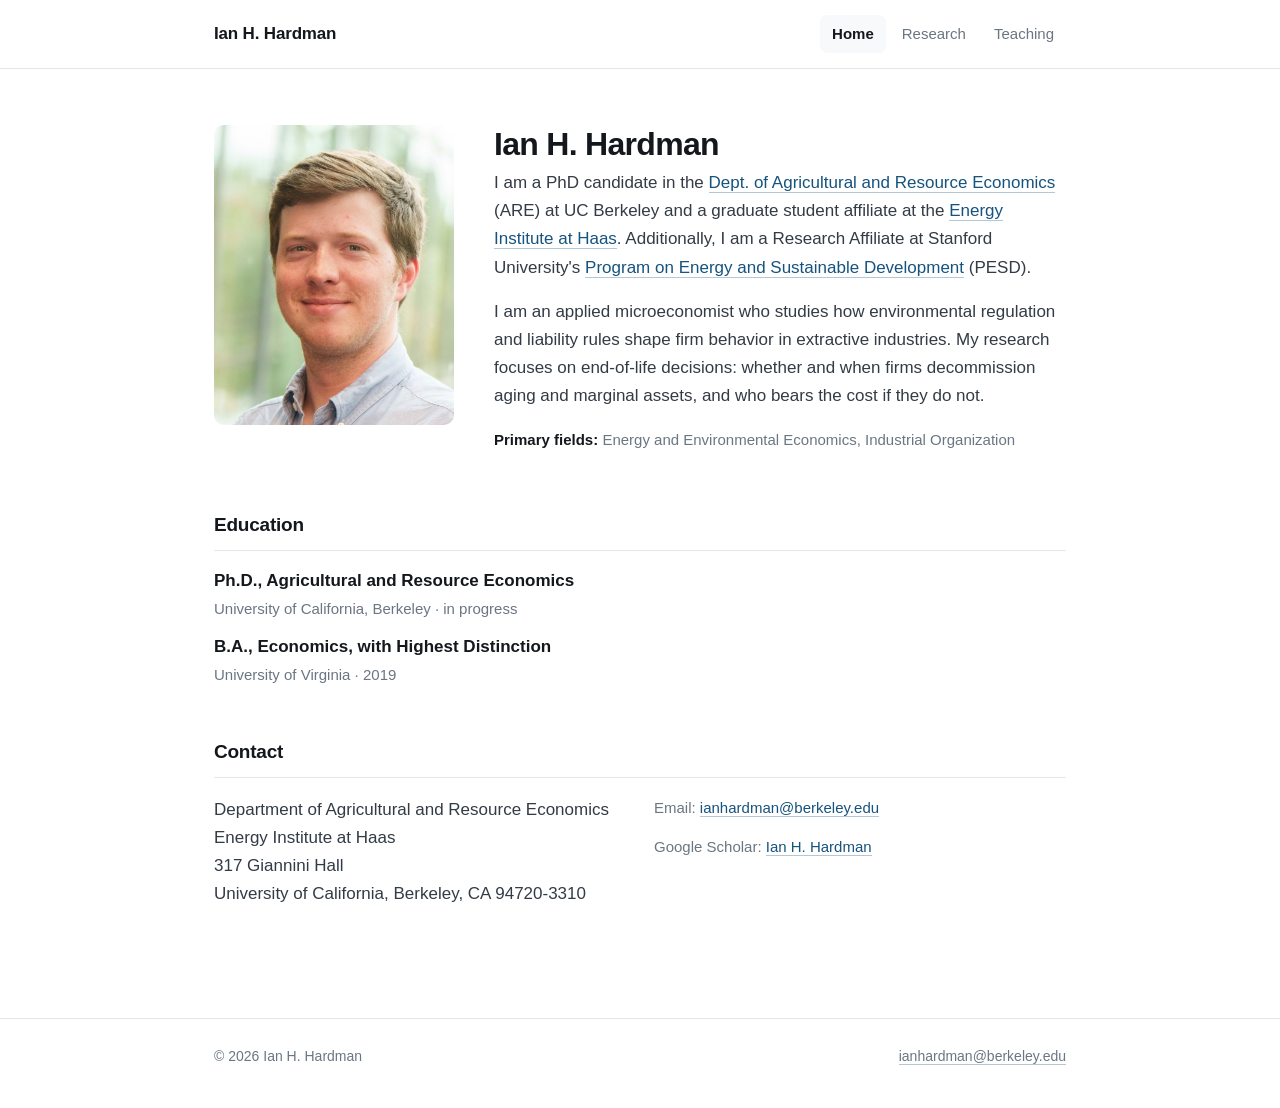
<file: index.html>
<!DOCTYPE html>
<html lang="en">
<head>
<meta charset="utf-8">
<meta name="viewport" content="width=device-width, initial-scale=1">
<title>Ian H. Hardman</title>
<meta name="description" content="Ian H. Hardman is a PhD candidate in Agricultural and Resource Economics at UC Berkeley, working in energy and environmental economics and industrial organization.">
<meta name="author" content="Ian H. Hardman">
<link rel="canonical" href="https://ianhardman.com/">
<meta property="og:type" content="profile">
<meta property="og:title" content="Ian H. Hardman">
<meta property="og:description" content="PhD candidate in Agricultural and Resource Economics at UC Berkeley. Energy and environmental economics, industrial organization.">
<meta property="og:url" content="https://ianhardman.com/">
<link rel="icon" href="favicon.ico" sizes="32x32">
<link rel="icon" href="favicon.svg" type="image/svg+xml">
<link rel="alternate icon" href="favicon.png" sizes="96x96">
<link rel="stylesheet" href="styles.css">
<script type="application/ld+json">
{
  "@context": "https://schema.org",
  "@type": "Person",
  "name": "Ian H. Hardman",
  "url": "https://ianhardman.com/",
  "email": "mailto:ianhardman@berkeley.edu",
  "jobTitle": "PhD Candidate",
  "affiliation": {
    "@type": "CollegeOrUniversity",
    "name": "University of California, Berkeley",
    "department": "Department of Agricultural and Resource Economics"
  },
  "alumniOf": {
    "@type": "CollegeOrUniversity",
    "name": "University of Virginia"
  },
  "knowsAbout": [
    "Energy Economics",
    "Environmental Economics",
    "Industrial Organization"
  ],
  "sameAs": [
    "https://scholar.google.com/citations?user=LIvEJugAAAAJ&hl=en"
  ]
}
</script>
</head>
<body>
<a class="skip-link" href="#main">Skip to content</a>

<header class="site-header">
  <div class="wrap">
    <a class="brand" href="index.html">Ian H. Hardman</a>
    <nav class="site-nav" aria-label="Main">
      <a href="index.html" aria-current="page">Home</a>
      <a href="research.html">Research</a>
      <a href="teaching.html">Teaching</a>
    </nav>
  </div>
</header>

<main id="main">
  <div class="wrap">

    <div class="intro">
      <img class="portrait" src="assets/headshot.jpg" alt="Portrait of Ian H. Hardman">
      <div>
        <h1>Ian H. Hardman</h1>
        <p class="lede">
          I am a PhD candidate in the <a href="https://are.berkeley.edu">Dept. of Agricultural and
          Resource Economics</a> (ARE) at UC&nbsp;Berkeley and a graduate student affiliate at the
          <a href="https://haas.berkeley.edu/energy-institute/">Energy Institute at Haas</a>.
          Additionally, I am a Research Affiliate at Stanford University's
          <a href="https://pesd.fsi.stanford.edu/">Program on Energy and Sustainable
          Development</a> (PESD).
        </p>
        <p>
          I am an applied microeconomist who studies how environmental regulation and liability
          rules shape firm behavior in extractive industries. My research focuses on end-of-life
          decisions: whether and when firms decommission aging and marginal assets, and who bears
          the cost if they do not.
        </p>
        <p class="fields"><strong>Primary fields:</strong> Energy and Environmental Economics,
          Industrial Organization</p>
      </div>
    </div>

    <section aria-labelledby="education">
      <h2 id="education">Education</h2>
      <ul class="stack">
        <li>
          <span class="entry-title">Ph.D., Agricultural and Resource Economics</span>
          <p class="entry-meta">University of California, Berkeley &middot; in progress</p>
        </li>
        <li>
          <span class="entry-title">B.A., Economics, with Highest Distinction</span>
          <p class="entry-meta">University of Virginia &middot; 2019</p>
        </li>
      </ul>
    </section>

    <section aria-labelledby="contact">
      <h2 id="contact">Contact</h2>
      <div class="contact-grid">
        <div>
          <address class="address">
            Department of Agricultural and Resource Economics<br>
            Energy Institute at Haas<br>
            317 Giannini Hall<br>
            University of California, Berkeley, CA 94720-3310
          </address>
        </div>
        <div>
          <ul class="stack">
            <li><p class="entry-meta">Email: <a href="mailto:ianhardman@berkeley.edu">ianhardman@berkeley.edu</a></p></li>
            <li><p class="entry-meta">Google Scholar: <a href="https://scholar.google.com/citations?user=LIvEJugAAAAJ&amp;hl=en">Ian H. Hardman</a></p></li>
          </ul>
        </div>
      </div>
    </section>

  </div>
</main>

<footer class="site-footer">
  <div class="wrap">
    <span>&copy; 2026 Ian H. Hardman</span>
    <span><a href="mailto:ianhardman@berkeley.edu">ianhardman@berkeley.edu</a></span>
  </div>
</footer>

</body>
</html>
</file>
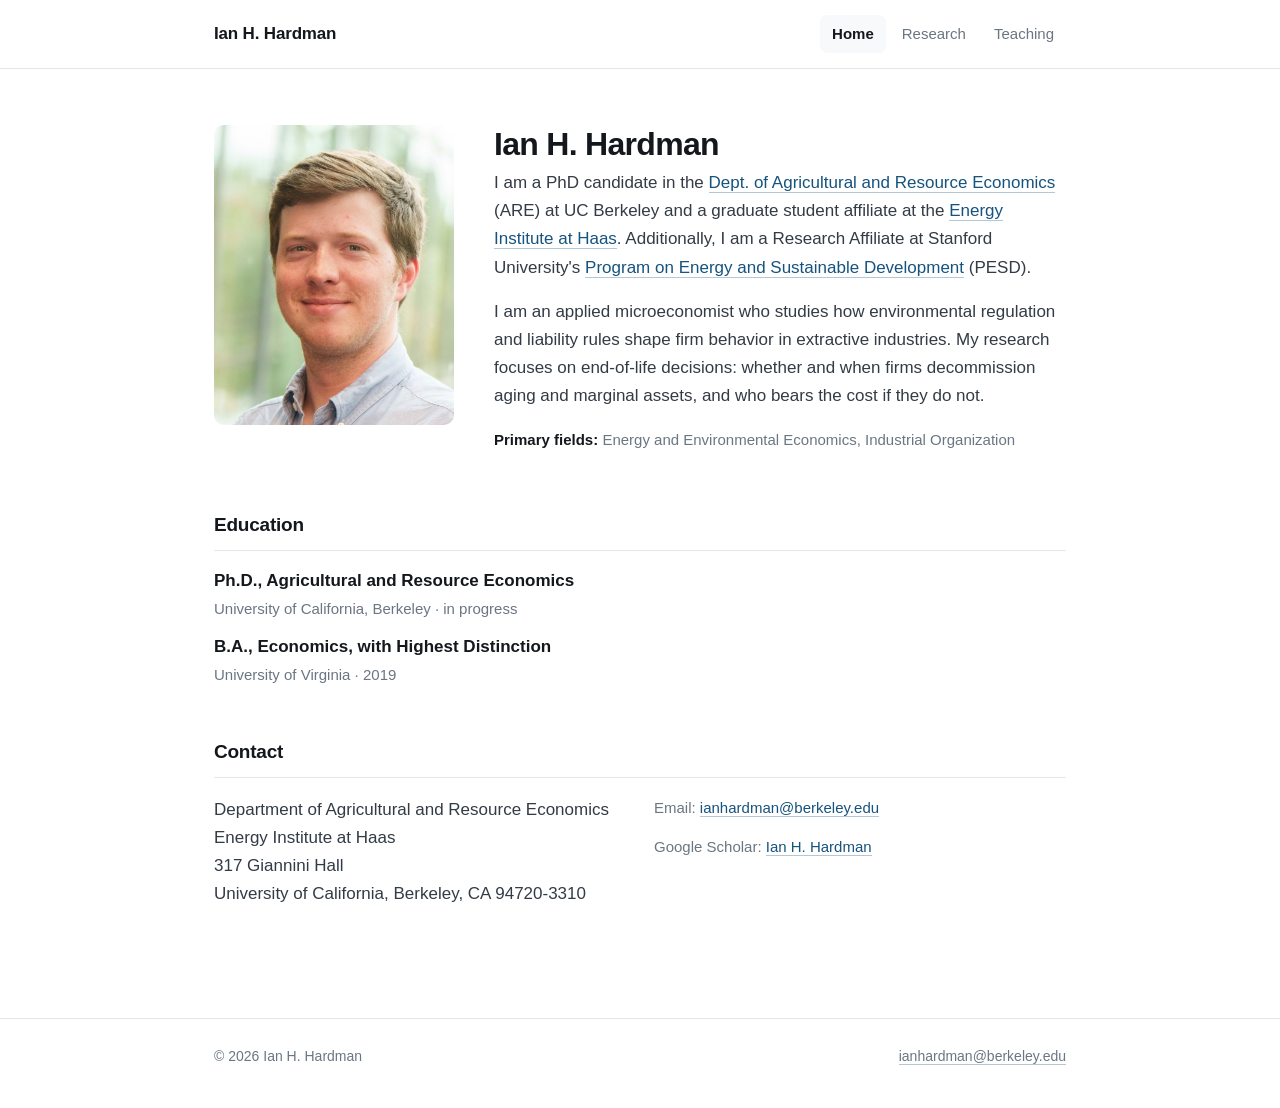
<file: home.html>
<!DOCTYPE html>
<html lang="en">
<head>
<meta charset="utf-8">
<title>Ian H. Hardman</title>
<link rel="canonical" href="https://ianhardman.com/">
<meta name="robots" content="noindex">
<meta http-equiv="refresh" content="0; url=/">
<script>window.location.replace("/");</script>
</head>
<body>
<p>This page has moved to <a href="/">ianhardman.com</a>.</p>
</body>
</html>
</file>
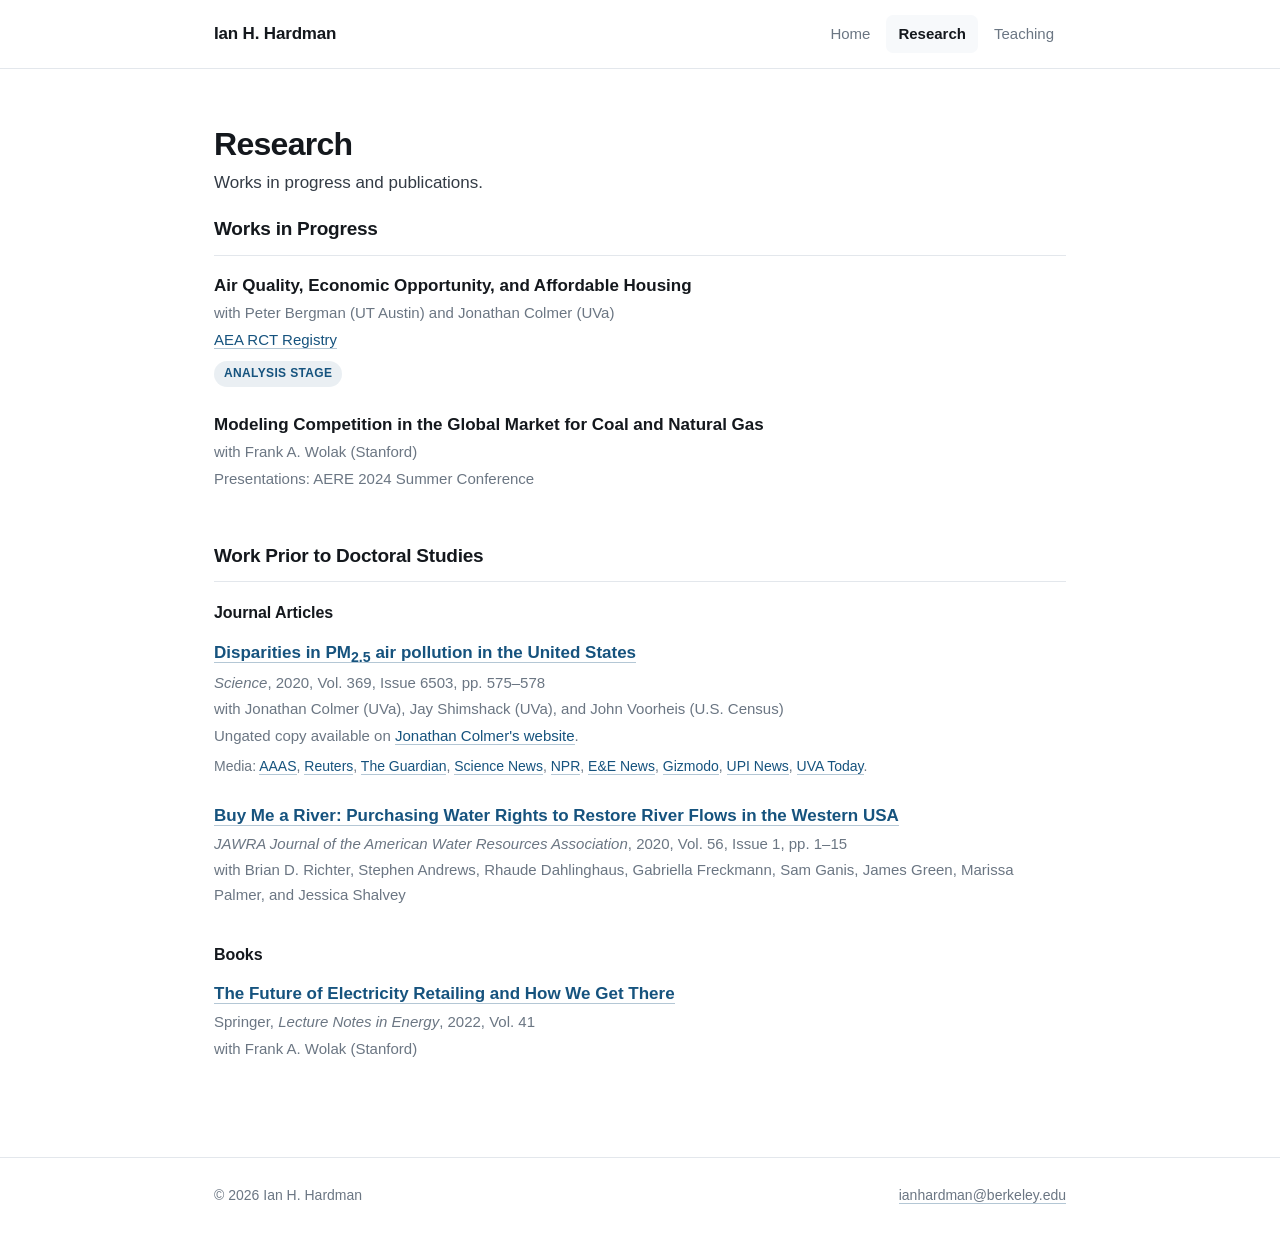
<file: research.html>
<!DOCTYPE html>
<html lang="en">
<head>
<meta charset="utf-8">
<meta name="viewport" content="width=device-width, initial-scale=1">
<title>Research &middot; Ian H. Hardman</title>
<meta name="description" content="Working papers, works in progress, and publications by Ian H. Hardman.">
<meta name="author" content="Ian H. Hardman">
<link rel="canonical" href="https://ianhardman.com/research.html">
<meta property="og:type" content="website">
<meta property="og:title" content="Research &middot; Ian H. Hardman">
<meta property="og:description" content="Working papers, works in progress, and publications by Ian H. Hardman.">
<meta property="og:url" content="https://ianhardman.com/research.html">
<link rel="icon" href="favicon.ico" sizes="32x32">
<link rel="icon" href="favicon.svg" type="image/svg+xml">
<link rel="alternate icon" href="favicon.png" sizes="96x96">
<link rel="stylesheet" href="styles.css">
</head>
<body>
<a class="skip-link" href="#main">Skip to content</a>

<header class="site-header">
  <div class="wrap">
    <a class="brand" href="index.html">Ian H. Hardman</a>
    <nav class="site-nav" aria-label="Main">
      <a href="index.html">Home</a>
      <a href="research.html" aria-current="page">Research</a>
      <a href="teaching.html">Teaching</a>
    </nav>
  </div>
</header>

<main id="main">
  <div class="wrap">

    <h1>Research</h1>
    <p class="lede">Works in progress and publications.</p>

    <section aria-labelledby="wip">
      <h2 id="wip">Works in Progress</h2>
      <ul class="entry-list">
        <li>
          <span class="entry-title">Air Quality, Economic Opportunity, and Affordable Housing</span>
          <p class="entry-meta">with Peter Bergman (UT Austin) and Jonathan Colmer (UVa)</p>
          <p class="entry-meta"><a href="https://www.socialscienceregistry.org/trials/15489">AEA RCT Registry</a></p>
          <span class="tag">Analysis stage</span>
        </li>
        <li>
          <span class="entry-title">Modeling Competition in the Global Market for Coal and Natural Gas</span>
          <p class="entry-meta">with Frank A. Wolak (Stanford)</p>
          <p class="entry-meta">Presentations: AERE 2024 Summer Conference</p>
        </li>
      </ul>
    </section>

    <section aria-labelledby="prior">
      <h2 id="prior">Work Prior to Doctoral Studies</h2>

      <h3>Journal Articles</h3>
      <ul class="entry-list">
        <li>
          <span class="entry-title"><a href="https://science.sciencemag.org/content/369/6503/575">Disparities in PM<sub>2.5</sub> air pollution in the United States</a></span>
          <p class="entry-meta"><em>Science</em>, 2020, Vol. 369, Issue 6503, pp. 575&ndash;578</p>
          <p class="entry-meta">with Jonathan Colmer (UVa), Jay Shimshack (UVa), and John Voorheis (U.S. Census)</p>
          <p class="entry-meta">Ungated copy available on <a href="https://www.jonathancolmer.com/research">Jonathan Colmer's website</a>.</p>
          <p class="media-line">Media:
            <a href="https://www.aaas.org/news/neighborhood-differences-air-pollution-persist-decades">AAAS</a>,
            <a href="https://www.reuters.com/article/us-usa-environment-pollution/after-three-decades-most-polluted-u-s-neighborhoods-havent-changed-idUSKCN24V3BS">Reuters</a>,
            <a href="https://www.theguardian.com/environment/2020/jul/30/air-pollution-worst-us-communities-of-color-study">The Guardian</a>,
            <a href="https://www.sciencenews.org/article/us-neighborhoods-40-years-worst-air-quality-pollution">Science News</a>,
            <a href="https://www.npr.org/2020/07/30/896635668/air-quality-disparities-persist-despite-overall-gains">NPR</a>,
            <a href="https://www.eenews.net/greenwire/2020/07/31/stories/1063662645/">E&amp;E News</a>,
            <a href="https://www.gizmodo.com.au/2020/07/stark-new-study-shows-the-most-polluted-places-in-the-us-havent-changed-in-35-years/">Gizmodo</a>,
            <a href="https://www.upi.com/Science_News/2020/07/31/Even-as-air-pollution-declines-disparities-in-exposure-remain/1851596207553/">UPI News</a>,
            <a href="https://news.virginia.edu/content/uva-economists-fine-particle-air-pollution-decreases-stubborn-disparities-remain">UVA Today</a>.
          </p>
        </li>
        <li>
          <span class="entry-title"><a href="https://onlinelibrary.wiley.com/doi/abs/10.1111/1752-1688.12808">Buy Me a River: Purchasing Water Rights to Restore River Flows in the Western USA</a></span>
          <p class="entry-meta"><em>JAWRA Journal of the American Water Resources Association</em>, 2020, Vol. 56, Issue 1, pp. 1&ndash;15</p>
          <p class="entry-meta">with Brian D. Richter, Stephen Andrews, Rhaude Dahlinghaus, Gabriella Freckmann, Sam Ganis, James Green, Marissa Palmer, and Jessica Shalvey</p>
        </li>
      </ul>

      <h3 style="margin-top:34px">Books</h3>
      <ul class="entry-list">
        <li>
          <span class="entry-title"><a href="https://link.springer.com/book/10.1007/978-3-030-85005-0">The Future of Electricity Retailing and How We Get There</a></span>
          <p class="entry-meta">Springer, <em>Lecture Notes in Energy</em>, 2022, Vol. 41</p>
          <p class="entry-meta">with Frank A. Wolak (Stanford)</p>
        </li>
      </ul>
    </section>

  </div>
</main>

<footer class="site-footer">
  <div class="wrap">
    <span>&copy; 2026 Ian H. Hardman</span>
    <span><a href="mailto:ianhardman@berkeley.edu">ianhardman@berkeley.edu</a></span>
  </div>
</footer>

</body>
</html>
</file>
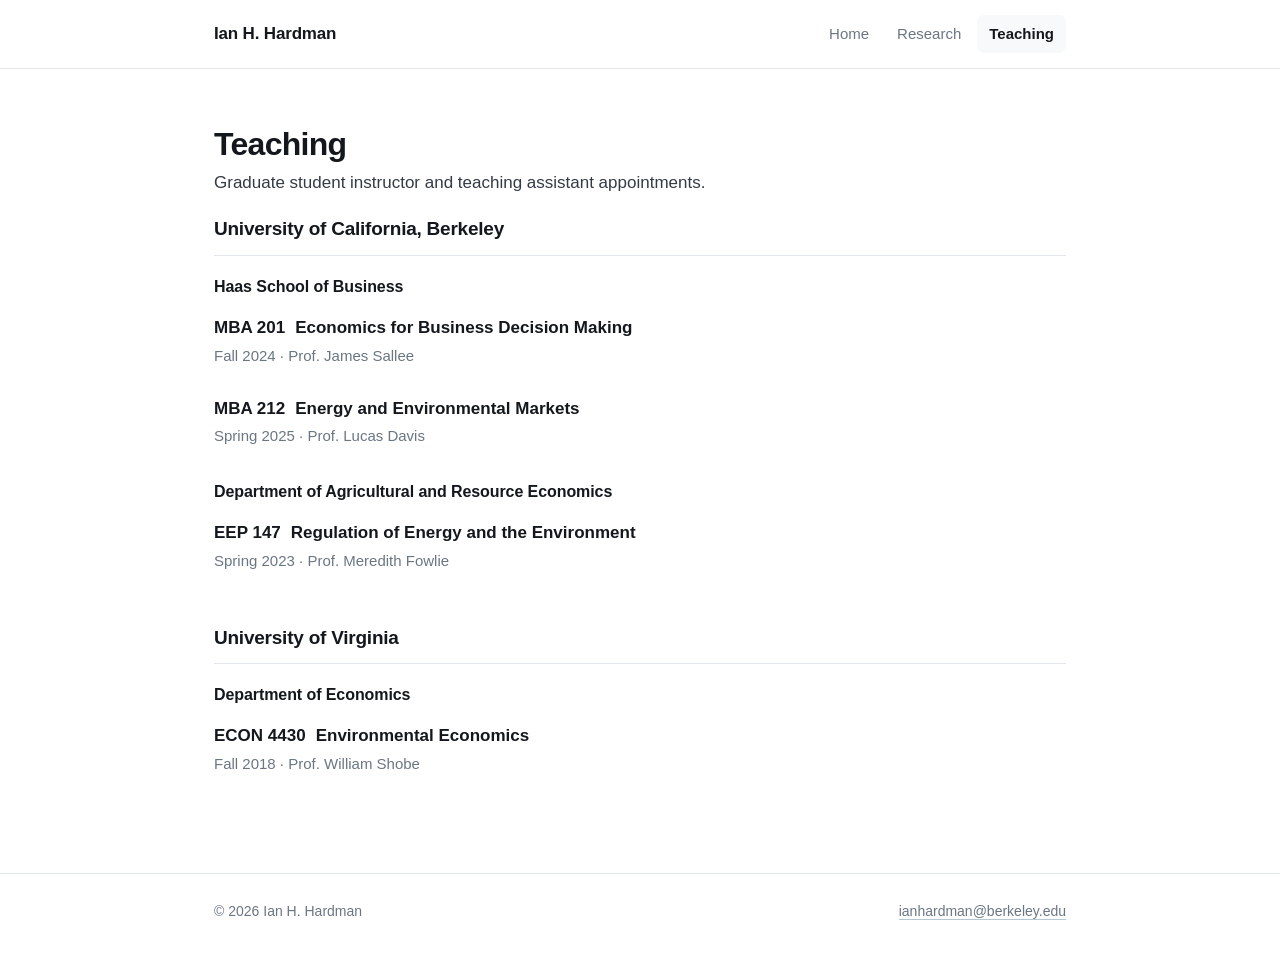
<file: teaching.html>
<!DOCTYPE html>
<html lang="en">
<head>
<meta charset="utf-8">
<meta name="viewport" content="width=device-width, initial-scale=1">
<title>Teaching &middot; Ian H. Hardman</title>
<meta name="description" content="Courses taught by Ian H. Hardman at UC Berkeley and the University of Virginia.">
<meta name="author" content="Ian H. Hardman">
<link rel="canonical" href="https://ianhardman.com/teaching.html">
<meta property="og:type" content="website">
<meta property="og:title" content="Teaching &middot; Ian H. Hardman">
<meta property="og:description" content="Courses taught by Ian H. Hardman at UC Berkeley and the University of Virginia.">
<meta property="og:url" content="https://ianhardman.com/teaching.html">
<link rel="icon" href="favicon.ico" sizes="32x32">
<link rel="icon" href="favicon.svg" type="image/svg+xml">
<link rel="alternate icon" href="favicon.png" sizes="96x96">
<link rel="stylesheet" href="styles.css">
</head>
<body>
<a class="skip-link" href="#main">Skip to content</a>

<header class="site-header">
  <div class="wrap">
    <a class="brand" href="index.html">Ian H. Hardman</a>
    <nav class="site-nav" aria-label="Main">
      <a href="index.html">Home</a>
      <a href="research.html">Research</a>
      <a href="teaching.html" aria-current="page">Teaching</a>
    </nav>
  </div>
</header>

<main id="main">
  <div class="wrap">

    <h1>Teaching</h1>
    <p class="lede">Graduate student instructor and teaching assistant appointments.</p>

    <section class="institution" aria-labelledby="berkeley">
      <h2 id="berkeley">University of California, Berkeley</h2>

      <h3>Haas School of Business</h3>
      <ul class="entry-list">
        <li>
          <div class="course">
            <span class="course-code">MBA 201</span>
            <span class="entry-title" style="display:inline">Economics for Business Decision Making</span>
          </div>
          <p class="entry-meta">Fall 2024 &middot; Prof. James Sallee</p>
        </li>
        <li>
          <div class="course">
            <span class="course-code">MBA 212</span>
            <span class="entry-title" style="display:inline">Energy and Environmental Markets</span>
          </div>
          <p class="entry-meta">Spring 2025 &middot; Prof. Lucas Davis</p>
        </li>
      </ul>

      <h3 style="margin-top:30px">Department of Agricultural and Resource Economics</h3>
      <ul class="entry-list">
        <li>
          <div class="course">
            <span class="course-code">EEP 147</span>
            <span class="entry-title" style="display:inline">Regulation of Energy and the Environment</span>
          </div>
          <p class="entry-meta">Spring 2023 &middot; Prof. Meredith Fowlie</p>
        </li>
      </ul>
    </section>

    <section class="institution" aria-labelledby="uva">
      <h2 id="uva">University of Virginia</h2>

      <h3>Department of Economics</h3>
      <ul class="entry-list">
        <li>
          <div class="course">
            <span class="course-code">ECON 4430</span>
            <span class="entry-title" style="display:inline">Environmental Economics</span>
          </div>
          <p class="entry-meta">Fall 2018 &middot; Prof. William Shobe</p>
        </li>
      </ul>
    </section>

  </div>
</main>

<footer class="site-footer">
  <div class="wrap">
    <span>&copy; 2026 Ian H. Hardman</span>
    <span><a href="mailto:ianhardman@berkeley.edu">ianhardman@berkeley.edu</a></span>
  </div>
</footer>

</body>
</html>
</file>
<file: styles.css>
/* ianhardman.com — Ian H. Hardman
   Single stylesheet for all pages. No external dependencies. */

:root {
  --ink: #14181d;
  --body: #333b45;
  --muted: #6b7683;
  --line: #e3e7ec;
  --bg: #ffffff;
  --bg-soft: #f7f9fb;
  --accent: #16537e;
  --accent-hover: #0f3d5e;
  --maxw: 900px;
  --radius: 10px;
}

@media (prefers-color-scheme: dark) {
  :root {
    --ink: #f0f3f6;
    --body: #c6ced7;
    --muted: #909aa6;
    --line: #2a3138;
    --bg: #14181d;
    --bg-soft: #1b2128;
    --accent: #79b8e3;
    --accent-hover: #a5d0ef;
  }
}

*,
*::before,
*::after { box-sizing: border-box; }

html {
  -webkit-text-size-adjust: 100%;
  scroll-behavior: smooth;
}

body {
  margin: 0;
  background: var(--bg);
  color: var(--body);
  font-family: ui-sans-serif, -apple-system, BlinkMacSystemFont, "Segoe UI",
    "Helvetica Neue", Arial, sans-serif;
  font-size: 17px;
  line-height: 1.65;
  -webkit-font-smoothing: antialiased;
  text-rendering: optimizeLegibility;
}

/* ---------- Layout ---------- */

.wrap {
  max-width: var(--maxw);
  margin: 0 auto;
  padding: 0 24px;
}

main {
  padding: 56px 0 24px;
}

.skip-link {
  position: absolute;
  left: -9999px;
  top: 0;
  background: var(--accent);
  color: #fff;
  padding: 10px 16px;
  border-radius: 0 0 var(--radius) 0;
  z-index: 100;
}

.skip-link:focus { left: 0; }

/* ---------- Header ---------- */

.site-header {
  position: sticky;
  top: 0;
  z-index: 50;
  background: color-mix(in srgb, var(--bg) 88%, transparent);
  backdrop-filter: saturate(180%) blur(12px);
  -webkit-backdrop-filter: saturate(180%) blur(12px);
  border-bottom: 1px solid var(--line);
}

.site-header .wrap {
  display: flex;
  align-items: center;
  justify-content: space-between;
  gap: 24px;
  min-height: 68px;
  flex-wrap: wrap;
}

.brand {
  font-size: 1.0625rem;
  font-weight: 640;
  letter-spacing: -0.01em;
  color: var(--ink);
  text-decoration: none;
  white-space: nowrap;
}

.brand,
.site-nav a { border-bottom: 0; }

.brand:hover { color: var(--accent); }

.site-nav {
  display: flex;
  gap: 4px;
  margin-left: auto;
}

.site-nav a {
  color: var(--muted);
  text-decoration: none;
  font-size: 0.9375rem;
  font-weight: 500;
  padding: 7px 12px;
  border-radius: 7px;
  transition: color 0.15s ease, background-color 0.15s ease;
}

.site-nav a:hover {
  color: var(--ink);
  background: var(--bg-soft);
}

.site-nav a[aria-current="page"] {
  color: var(--ink);
  background: var(--bg-soft);
  font-weight: 600;
}

/* ---------- Typography ---------- */

h1 {
  font-size: 2rem;
  line-height: 1.2;
  letter-spacing: -0.022em;
  color: var(--ink);
  margin: 0 0 6px;
  font-weight: 660;
}

h2 {
  font-size: 1.1875rem;
  letter-spacing: -0.012em;
  color: var(--ink);
  font-weight: 640;
  margin: 0 0 18px;
  padding-bottom: 10px;
  border-bottom: 1px solid var(--line);
}

h3 {
  font-size: 1rem;
  color: var(--ink);
  font-weight: 620;
  margin: 0 0 14px;
  letter-spacing: -0.005em;
}

p { margin: 0 0 16px; }

a {
  color: var(--accent);
  text-decoration: none;
  border-bottom: 1px solid color-mix(in srgb, var(--accent) 32%, transparent);
  transition: color 0.15s ease, border-color 0.15s ease;
}

a:hover {
  color: var(--accent-hover);
  border-bottom-color: currentColor;
}

a:focus-visible,
button:focus-visible {
  outline: 2px solid var(--accent);
  outline-offset: 3px;
  border-radius: 3px;
}

.lede {
  font-size: 1.0625rem;
  color: var(--body);
}

.eyebrow {
  font-size: 0.8125rem;
  font-weight: 600;
  letter-spacing: 0.06em;
  text-transform: uppercase;
  color: var(--muted);
  margin: 0 0 10px;
}

/* ---------- Intro (home) ---------- */

.intro {
  display: grid;
  grid-template-columns: 240px 1fr;
  gap: 40px;
  align-items: start;
  margin-bottom: 56px;
}

.portrait {
  width: 100%;
  aspect-ratio: 4 / 5;
  object-fit: cover;
  border-radius: var(--radius);
  background: var(--bg-soft);
  display: block;
}

.fields {
  margin: 18px 0 0;
  font-size: 0.9375rem;
  color: var(--muted);
}

.fields strong {
  color: var(--ink);
  font-weight: 600;
}

/* ---------- Sections ---------- */

section { margin-bottom: 48px; }

.entry-list {
  list-style: none;
  margin: 0;
  padding: 0;
}

.entry-list > li { margin-bottom: 26px; }

.entry-list > li:last-child { margin-bottom: 0; }

.entry-title {
  color: var(--ink);
  font-weight: 600;
  display: block;
  margin-bottom: 3px;
  line-height: 1.45;
}

.entry-meta {
  font-size: 0.9375rem;
  color: var(--muted);
  margin: 0;
}

.entry-meta + .entry-meta { margin-top: 2px; }

.tag {
  display: inline-block;
  font-size: 0.75rem;
  font-weight: 600;
  letter-spacing: 0.03em;
  text-transform: uppercase;
  color: var(--accent);
  background: color-mix(in srgb, var(--accent) 9%, transparent);
  border-radius: 999px;
  padding: 3px 10px;
  margin-top: 8px;
}

.media-line {
  font-size: 0.875rem;
  color: var(--muted);
  margin-top: 6px;
}

.media-line a { font-size: 0.875rem; }

/* Two-column definition-style blocks (education, contact, teaching) */

.stack {
  list-style: none;
  margin: 0;
  padding: 0;
}

.stack > li { margin-bottom: 14px; }

.stack > li:last-child { margin-bottom: 0; }

.address {
  font-style: normal;
  margin: 0 0 14px;
  color: var(--body);
}

.contact-grid {
  display: grid;
  grid-template-columns: repeat(auto-fit, minmax(240px, 1fr));
  gap: 28px;
}

.course {
  display: flex;
  gap: 10px;
  flex-wrap: wrap;
  align-items: baseline;
}

.course-code {
  color: var(--ink);
  font-weight: 600;
  font-variant-numeric: tabular-nums;
}

.course-term {
  font-size: 0.9375rem;
  color: var(--muted);
}

.institution {
  margin-top: 36px;
}

.institution:first-of-type { margin-top: 0; }

/* ---------- Footer ---------- */

.site-footer {
  border-top: 1px solid var(--line);
  margin-top: 24px;
  padding: 26px 0 40px;
  font-size: 0.875rem;
  color: var(--muted);
}

.site-footer .wrap {
  display: flex;
  justify-content: space-between;
  gap: 16px;
  flex-wrap: wrap;
}

.site-footer a { color: var(--muted); }

.site-footer a:hover { color: var(--accent); }

/* ---------- Responsive ---------- */

@media (max-width: 760px) {
  body { font-size: 16px; }

  main { padding-top: 36px; }

  h1 { font-size: 1.625rem; }

  .intro {
    grid-template-columns: 1fr;
    gap: 26px;
    margin-bottom: 40px;
  }

  .portrait {
    max-width: 220px;
    aspect-ratio: 1 / 1;
  }

  .site-header .wrap {
    min-height: 0;
    padding-top: 12px;
    padding-bottom: 12px;
  }

  .site-nav { margin-left: -12px; }
}

@media print {
  .site-header, .site-footer, .skip-link { display: none; }
  body { font-size: 11pt; color: #000; }
  a { color: #000; border: 0; }
}
</file>
